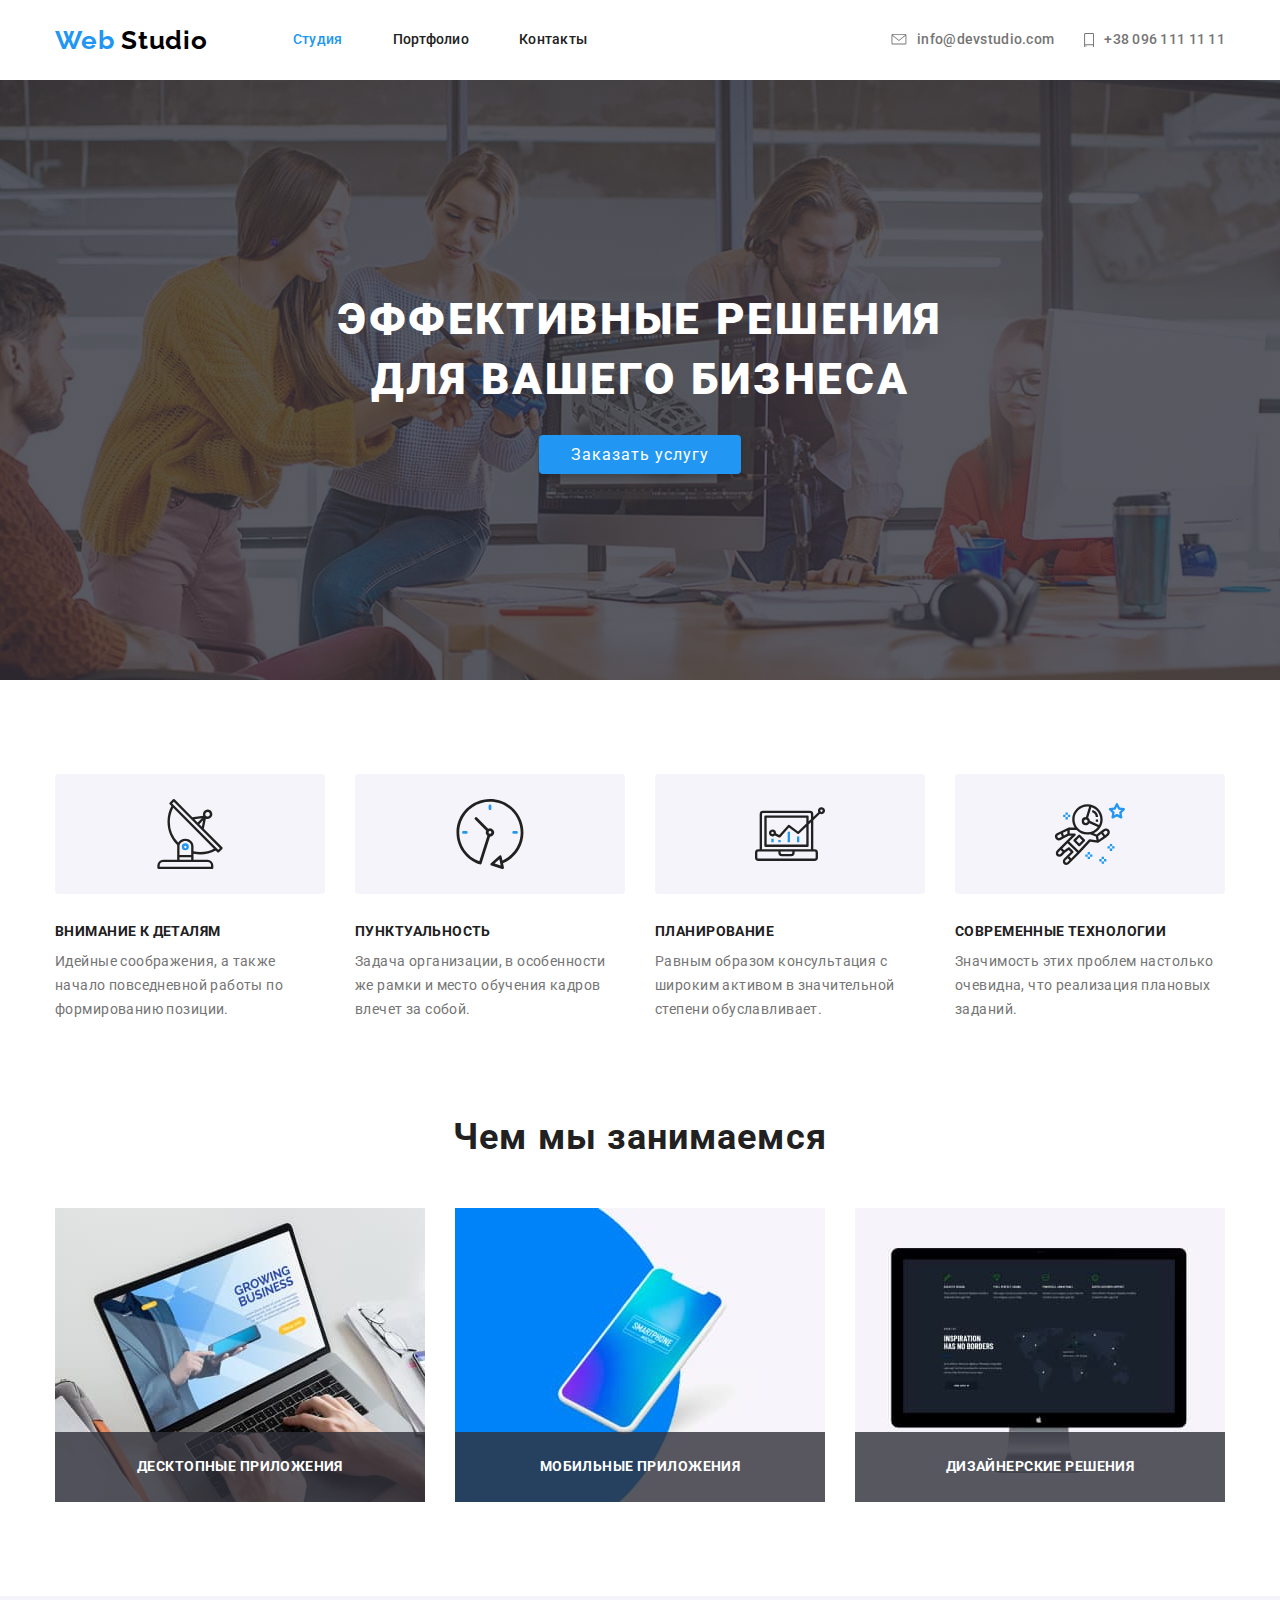
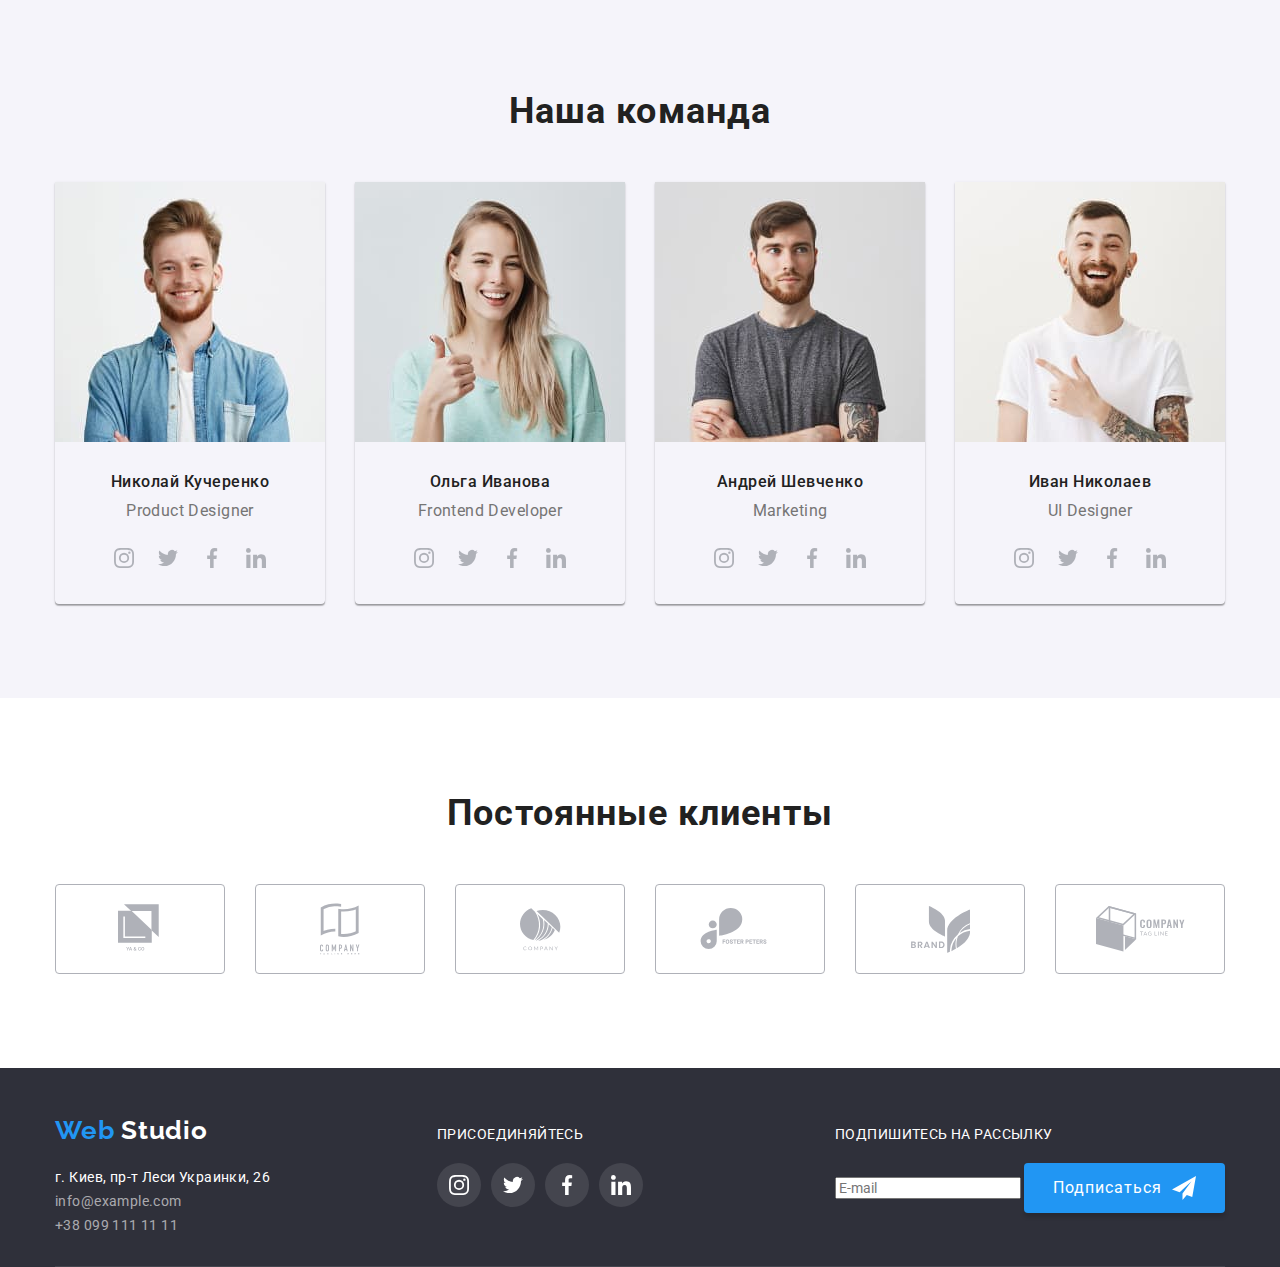
<file: index.html>
<!DOCTYPE html>
<html lang="ru">
  <head>
    <meta charset="UTF-8" />
    <meta name="viewport" content="width=device-width, initial-scale=1.0" />
    <link rel="stylesheet" href="https://cdnjs.cloudflare.com/ajax/libs/modern-normalize/0.6.0/modern-normalize.min.css">
    <!-- <link
      rel="stylesheet"
      href="https://cdnjs.cloudflare.com/ajax/libs/normalize/8.0.1/normalize.min.css"
      integrity="sha256-l85OmPOjvil/SOvVt3HnSSjzF1TUMyT9eV0c2BzEGzU="
      crossorigin="anonymous"
    /> -->
    <title>Студия</title>
    <link href="https://fonts.googleapis.com/css2?family=Raleway:wght@700&family=Roboto:wght@400;500;700&display=swap"
      rel="stylesheet" />
    <link rel="stylesheet" href="./css/main.css" />
  </head>
  
  <body>
    <!-- Шапка сайта -->
    <header>
      <div class="container nav-wrapper">
        <nav class="top-nav">
          <!-- Логотип сайта -->
          <a
            href="./index.html"
            aria-label="Логотип компании"
            class="logo"
          >
            <span>Web</span>
            <span class="logo-top">Studio</span>
          </a>
  
          <!-- Меню сайта -->
          <ul class="main-menu">
            <li class="item"><a href="./index.html" class="link current">Студия</a></li>
            <li class="item"><a href="./portfolio.html" class="link">Портфолио</a></li>
            <li class="item"><a href="#" class="link">Контакты</a></li>
          </ul>
        </nav>
  
        <!-- Контакты: телефон и почта -->
        <address class="top-address">
          <a href="mailto:info@devstudio.com" class="top-сontacts">
            <svg class="icon-envelope">
              <use href="./images/sprite.svg#envelope"></use> 
            </svg>
            info@devstudio.com
          </a>
          <a href="tel:+380961111111" class="top-сontacts">
            <svg class="icon-smartphone">
              <use href="./images/sprite.svg#smartphone"></use> 
            </svg>
            +38 096 111 11 11
          </a>
        </address>
      </div>
    </header>
    <!-- основной информационный бок страницы -->
    <main>
      <!-- Блок-герой -->
      <div class="hero">
        <section class="cta">
          <h1 class="cta-title">эффективные решения </br>для вашего бизнеса</h1>
          <a href="#" class="cta-button">Заказать услугу</a>
        </section>
      </div>

      <!-- Секция преимущества -->
      <section class="section  top-padding">
        <div class="container">
          <h2 class="section-title visually-hidden">Наши преимущества</h2>
          <ul class="section-list">
            <li class="section-item">
              <div class="icon">
                <svg class="icon-antenna">
                  <use href="./images/sprite.svg#antenna"></use> 
                </svg>
              </div>
              <h3 class="section-subtitle">Внимание к деталям</h3>
              <p class="section-text">
                Идейные соображения, а также начало повседневной работы по
                формированию позиции.
              </p>
            </li>
            <li class="section-item">
              <div class="icon">
                <svg class="icon-clock">
                  <use href="./images/sprite.svg#clock"></use>
                </svg>
              </div>
              <h3 class="section-subtitle">Пунктуальность</h3>
              <p class="section-text">
                Задача организации, в особенности же рамки и место обучения
                кадров влечет за собой.
              </p>
            </li>
            <li class="section-item">
              <div class="icon">
                <svg class="icon-diagram">
                  <use href="./images/sprite.svg#diagram"></use>
                </svg>
              </div>
              <h3 class="section-subtitle">Планирование</h3>
              <p class="section-text">
                Равным образом консультация с широким активом в значительной
                степени обуславливает.
              </p>
            </li>
            <li class="section-item">
              <div class="icon">
                <svg class="icon-astronaut">
                  <use href="./images/sprite.svg#astronaut"></use>
                </svg>
              </div>
              <h3 class="section-subtitle">Современные технологии</h3>
              <p class="section-text">
                Значимость этих проблем настолько очевидна, что реализация
                плановых заданий.
              </p>
            </li>
          </ul>
        </div>
      </section>

      <!-- Секция Чем мы занимаемся-->
      <section class="section">
        <div class="container">
          <h2 class="section-title">Чем мы занимаемся</h2>
          <ul class="section-list">
            <li class="section-item wide-card">
                <img
                  src="./images/img-decktop.jpg"
                  alt="Десктопные приложения"
                  width="370"
                  height="294"
                />
                <h3 class="section-subtitle secondary-color">Десктопные приложения</h3>
            </li>
            <li class="section-item wide-card">
                <img
                  src="./images/mobile-app.jpg"
                  alt="Мобильные приложения"
                  width="370"
                  height="294"
                />
                <h3 class="section-subtitle secondary-color">Мобильные приложения</h3>
            </li>
            <li class="section-item wide-card">
                <img
                  src="./images/design.jpg"
                  alt="Дизайнерские решения"
                  width="370"
                  height="294"
                />
                <h3 class="section-subtitle secondary-color">Дизайнерские решения</h3>
            </li>
          </ul>
        </div>
      </section>

      <!-- Секция Наша команда -->
      <section class="section for-padding">
        <div class="container for-direction">
          <h2 class="section-title">Наша команда</h2>
          <ul lang="ru-en" class="section-list">
            <li class="section-item for-shadow">
              <img
                  src="./images/John-Smith.jpg"
                  alt="фотография Николая Кучеренко"
                  width="270"
                  height="260"
                />
                <h3 class="section-subtitle team">Николай Кучеренко</h3>
                <p class="section-text team-position">Product Designer</p>
                <ul class="social-list social-align">
                  <li>
                    <a href="#" class="social instagram-link" aria-label="Instagram link">
                      <svg class="icon-social team-social">
                        <use href="./images/sprite.svg#instagram"></use> 
                      </svg>
                    </a>
                  </li>
                  <li>
                    <a href="#" class="social twitter-link" aria-label="Twitter link">
                      <svg class="icon-social team-social">
                        <use href="./images/sprite.svg#twitter"></use>
                      </svg>
                    </a>
                  </li>
                  <li>
                    <a href="#" class="social facebook-link" aria-label="Facebook link">
                      <svg class="icon-social team-social">
                        <use href="./images/sprite.svg#facebook"></use>
                      </svg>
                    </a>
                  </li>
                  <li>
                    <a href="#" class="social linkedin-link" aria-label="LinkedIn link">
                      <svg class="icon-social team-social">
                        <use href="./images/sprite.svg#linkedin"></use>
                      </svg>
                    </a>
                  </li>
                </ul>
            </li>
            <li class="section-item for-shadow">
              <img
                  src="./images/Marta-Stewart.jpg"
                  alt="фотография Ольги Ивановой"
                  width="270"
                  height="260"
                />
                <h3 class="section-subtitle team">Ольга Иванова</h3>
                <p  class="section-text team-position">Frontend Developer</p>
                <ul class="social-list social-align">
                  <li>
                    <a href="#" class="social instagram-link" aria-label="Instagram link">
                      <svg class="icon-social team-social">
                        <use href="./images/sprite.svg#instagram"></use>
                      </svg>
                    </a>
                  </li>
                  <li>
                    <a href="#" class="social twitter-link" aria-label="Twitter link">
                      <svg class="icon-social team-social">
                        <use href="./images/sprite.svg#twitter"></use>
                      </svg>
                    </a>
                  </li>
                  <li>
                    <a href="#" class="social facebook-link" aria-label="Facebook link">
                      <svg class="icon-social team-social">
                        <use href="./images/sprite.svg#facebook"></use>
                      </svg>
                    </a>
                  </li>
                  <li>
                    <a href="#" class="social linkedin-link" aria-label="LinkedIn link">
                      <svg class="icon-social team-social">
                        <use href="./images/sprite.svg#linkedin"></use>
                      </svg>
                    </a>
                  </li>
                </ul>
            </li>
            <li class="section-item for-shadow">
              <img
                src="./images/Robert-Jakis.jpg"
                alt="фотография Андрея Шевченко"
                width="270"
                height="260"
              />
              <h3 class="section-subtitle team">Андрей Шевченко</h3>
              <p  class="section-text team-position">Marketing</p>
              <ul class="social-list social-align">
                <li>
                  <a href="#" class="social instagram-link" aria-label="Instagram link">
                    <svg class="icon-social team-social">
                      <use href="./images/sprite.svg#instagram"></use>
                    </svg>
                  </a>
                </li>
                <li>
                  <a href="#" class="social twitter-link" aria-label="Twitter link">
                    <svg class="icon-social team-social">
                      <use href="./images/sprite.svg#twitter"></use>
                    </svg>
                  </a>
                </li>
                <li>
                  <a href="#" class="social facebook-link" aria-label="Facebook link">
                    <svg class="icon-social team-social">
                      <use href="./images/sprite.svg#facebook"></use>
                    </svg>
                  </a>
                </li>
                <li>
                  <a href="#" class="social linkedin-link" aria-label="LinkedIn link">
                    <svg class="icon-social team-social">
                      <use href="./images/sprite.svg#linkedin"></use>
                    </svg>
                  </a>
                </li>
              </ul>
            </li>
            <li class="section-item for-shadow">
              <img
                  src="./images/Martin-Doe.jpg"
                  alt="фотография Ивана Николаева"
                  width="270"
                  height="260"
                />
                <h3 class="section-subtitle team">Иван Николаев</h3>
                <p  class="section-text team-position">UI Designer</p>
                <ul class="social-list social-align">
                  <li>
                    <a href="#" class="social instagram-link" aria-label="Instagram link">
                      <svg class="icon-social team-social">
                        <use href="./images/sprite.svg#instagram"></use>
                      </svg>
                    </a>
                  </li>
                  <li>
                    <a href="#" class="social twitter-link" aria-label="Twitter link">
                      <svg class="icon-social team-social">
                        <use href="./images/sprite.svg#twitter"></use>
                      </svg>
                    </a>
                  </li>
                  <li>
                    <a href="#" class="social facebook-link" aria-label="Facebook link">
                      <svg class="icon-social team-social">
                        <use href="./images/sprite.svg#facebook"></use>
                      </svg>
                    </a>
                  </li>
                  <li>
                    <a href="#" class="social linkedin-link" aria-label="LinkedIn link">
                      <svg class="icon-social team-social">
                        <use href="./images/sprite.svg#linkedin"></use>
                      </svg>
                    </a>
                  </li>
                </ul>
            </li>
          </ul>
        </div>
      </section>

      <!-- Секция Постоянные клиенты -->
      <section  class="section top-padding">
        <div class="container for-direction">
          <h2 class="section-title">Постоянные клиенты</h2>
          <ul class="section-list">
            <li class="section-item">
              <a href="#" class="section-logo">
                <svg class="icon-client-first">
                  <use href="./images/sprite.svg#ya-co"></use>
                </svg>
              </a>
            </li>
            <li class="section-item">
              <a href="#" class="section-logo">
                <svg class="icon-client-second">
                  <use href="./images/sprite.svg#company-tagline-here"></use>
                </svg>
              </a>
            </li>
            <li class="section-item">
              <a href="#" class="section-logo">
                <svg class="icon-client-third">
                  <use href="./images/sprite.svg#company"></use>
                </svg>
              </a>
            <li class="section-item">
              <a href="#" class="section-logo">
                <svg class="icon-client-fourth">
                  <use href="./images/sprite.svg#foster-peters"></use>
                </svg>
              </a>
            <li class="section-item">
              <a href="#" class="section-logo">
                <svg class="icon-client-fifth">
                  <use href="./images/sprite.svg#brand"></use>
                </svg>
              </a>
            <li class="section-item">
              <a href="#" class="section-logo">
                <svg class="icon-client-sixth">
                  <use href="./images/sprite.svg#company-tag-line"></use>
                </svg>
              </a>
          </ul>
        </div>
      </section>
    </main>

    <!-- Подвал сайта -->
    <footer>
      <!-- подвал контакты -->
      <div class="container">
        <div class="footer-wrapper">
          <div class="bottom-address">
            <a
              href="./index.html"
              aria-label="Логотип компании"
              class="logo"
            >
              <span>Web</span>
              <span class="logo-bottom">Studio</span>
            </a>
            <address>
              г. Киев, пр-т Леси Украинки, 26
            </address>
            <address>
              <a href="mailto:info@example.com" class="bottom-contacts">info@example.com</a><br />
              <a href="tel:+380991111111" class="bottom-contacts">+38 099 111 11 11</a>
            </address>
          </div>
    
          <!-- подвал соцсети -->
          <div class="social-links">
            <p class="social-text">присоединяйтесь</p>
            <ul class="social-list">
              <li class="social-item">
                <a href="#" class="social social-footer" aria-label="Instagram link">
                  <svg class="icon-social">
                    <use href="./images/sprite.svg#instagram"></use>
                  </svg>
                </a>
              </li>
              <li class="social-item">
                <a href="#" class="social social-footer" aria-label="Twitter link">
                  <svg class="icon-social">
                    <use href="./images/sprite.svg#twitter"></use>
                  </svg>
                </a>
              </li>
              <li class="social-item">
                <a href="#" class="social social-footer" aria-label="Facebook link">
                  <svg class="icon-social">
                    <use href="./images/sprite.svg#facebook"></use>
                  </svg>
                </a>
              </li>
              <li class="social-item">
                <a href="#" class="social social-footer" aria-label="LinkedIn link">
                  <svg class="icon-social">
                    <use href="./images/sprite.svg#linkedin"></use>
                  </svg>
                </a>
              </li>
            </ul>
          </div>
    
          <!-- подвал форма подписки -->
          <div class="subscribe-form">
            <form action="" method="post">
              <label for="email">Подпишитесь на рассылку</label>
              <input type="email" name="email" id="email" placeholder="E-mail" />
              <button type="submit">
                Подписаться
                <span class="button-icon"></span>
              </button>
            </form>
          </div>
        </div>
      </div>
    </footer>
  </body>
</html>
</file>
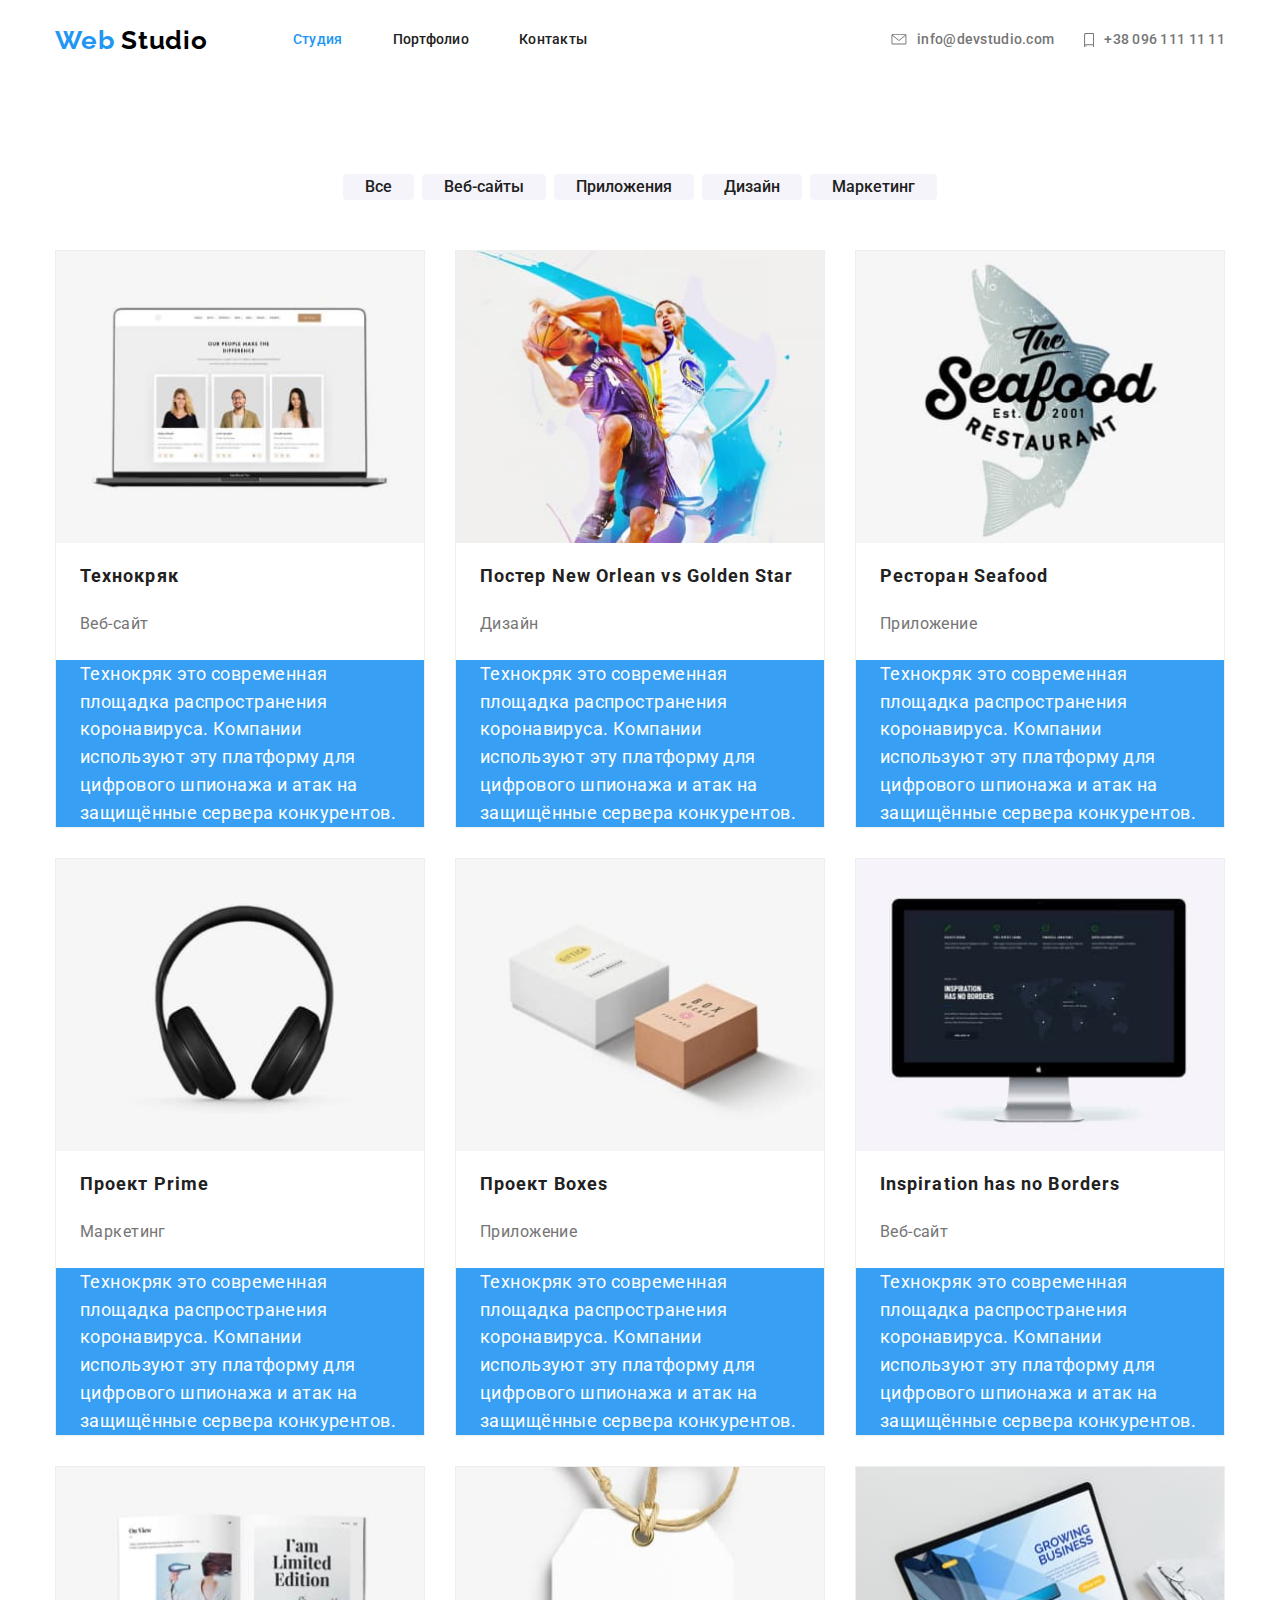
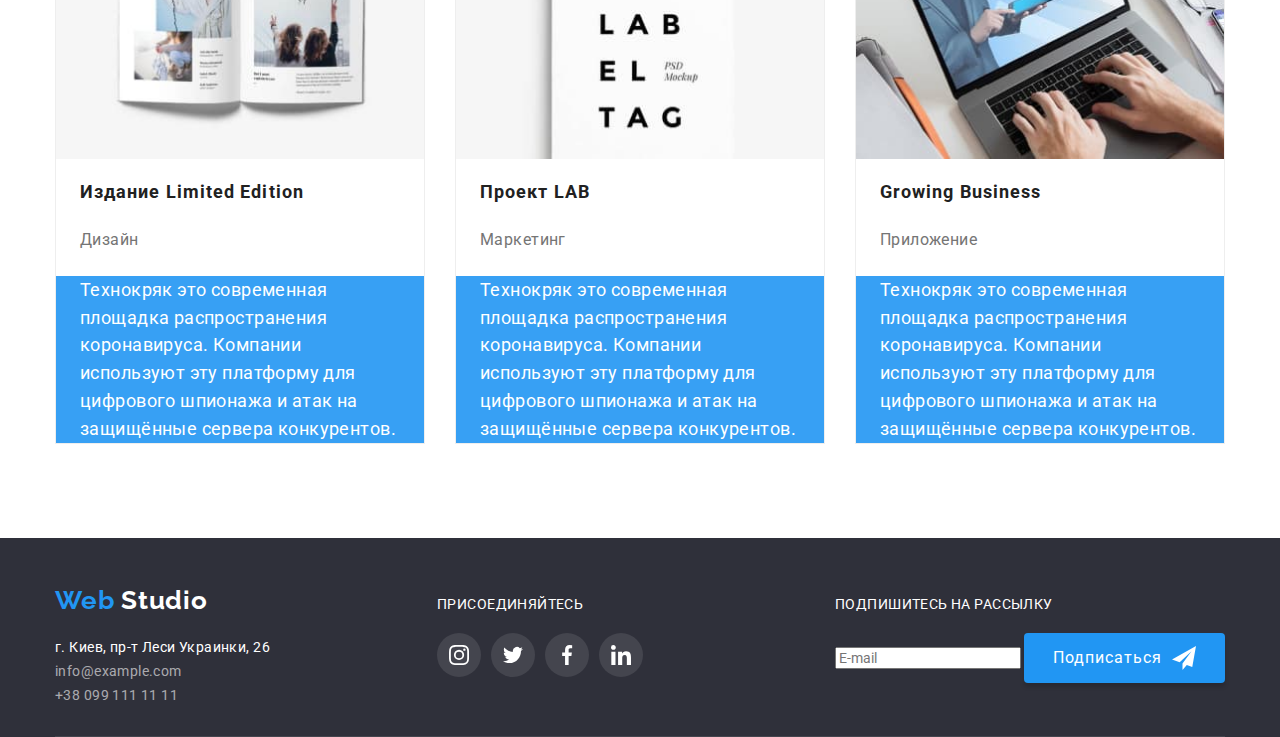
<file: portfolio.html>
<!DOCTYPE html>
<html lang="ru">
  <head>
    <meta charset="UTF-8" />
    <meta name="viewport" content="width=device-width, initial-scale=1.0" />
    <link
      rel="stylesheet"
      href="https://cdnjs.cloudflare.com/ajax/libs/modern-normalize/0.6.0/modern-normalize.min.css"
    />
    <link />
    <link
      href="https://fonts.googleapis.com/css2?family=Raleway:wght@700&family=Roboto:wght@400;500;700&display=swap"
      rel="stylesheet"
    />
    <title>Портфолио проектов</title>
    <link rel="stylesheet" href="./css/main.css" />
  </head>
  <body>
    <!-- Шапка сайта -->
    <header>
      <div class="container nav-wrapper">
        <nav class="top-nav">
          <!-- Логотип сайта -->
          <a href="./index.html" aria-label="Логотип компании" class="logo">
            <span>Web</span>
            <span class="logo-top">Studio</span>
          </a>

          <!-- Меню сайта -->
          <ul class="main-menu">
            <li class="item">
              <a href="./index.html" class="link current">Студия</a>
            </li>
            <li class="item">
              <a href="./portfolio.html" class="link">Портфолио</a>
            </li>
            <li class="item"><a href="#" class="link">Контакты</a></li>
          </ul>
        </nav>

        <!-- Контакты: телефон и почта -->
        <address class="top-address">
          <a href="mailto:info@devstudio.com" class="top-сontacts">
            <svg class="icon-envelope">
              <use href="./images/sprite.svg#envelope"></use>
            </svg>
            info@devstudio.com
          </a>
          <a href="tel:+380961111111" class="top-сontacts">
            <svg class="icon-smartphone">
              <use href="./images/sprite.svg#smartphone"></use>
            </svg>
            +38 096 111 11 11
          </a>
        </address>
      </div>
    </header>

    <!-- Основной блок Портфолио -->
    <main>
      <section class="projects">
        <div class="container">
          <h1 class="visually-hidden">Секция с примерами проектов</h1>
          <ul class="section-list filter-buttons">
            <li class="item">
              <button type="button" class="filter-button">Все</button>
            </li>
            <li class="item">
              <button type="button" class="filter-button">Веб-сайты</button>
            </li>
            <li class="item">
              <button type="button" class="filter-button">Приложения</button>
            </li>
            <li class="item">
              <button type="button" class="filter-button">Дизайн</button>
            </li>
            <li class="item">
              <button type="button" class="filter-button">Маркетинг</button>
            </li>
          </ul>
          <ul class="projects-list">
            <li class="project-card">
              <a href="#" class="project-item">
                <img
                  src="./images/techno.jpg"
                  alt="Картинка проекта Технокряк"
                />
                <div class="card-wrapper">
                  <h2 class="project-title">Технокряк</h2>
                  <p class="project-type">Веб-сайт</p>
                </div>
                <p class="project-text">
                  Технокряк это современная площадка распространения
                  коронавируса. Компании используют эту платформу для цифрового
                  шпионажа и атак на защищённые сервера конкурентов.
                </p>
              </a>
            </li>
            <li class="project-card">
              <a href="#" class="project-item">
                <img
                  src="./images/poster-new-orlean.jpg"
                  alt="Картинка проекта Нью Орлеан"
                />
                <div class="card-wrapper">
                  <h2 class="project-title">
                    Постер New Orlean vs Golden Star
                  </h2>
                  <p class="project-type">Дизайн</p>
                </div>
                <p class="project-text">
                  Технокряк это современная площадка распространения
                  коронавируса. Компании используют эту платформу для цифрового
                  шпионажа и атак на защищённые сервера конкурентов.
                </p>
              </a>
            </li>
            <li class="project-card">
              <a href="#" class="project-item">
                <img src="./images/restoraunt-seafood.jpg" alt="" />
                <div class="card-wrapper">
                  <h2 class="project-title">Ресторан Seafood</h2>
                  <p class="project-type">Приложение</p>
                </div>
                <p class="project-text">
                  Технокряк это современная площадка распространения
                  коронавируса. Компании используют эту платформу для цифрового
                  шпионажа и атак на защищённые сервера конкурентов.
                </p>
              </a>
            </li>
            <li class="project-card">
              <a href="#" class="project-item">
                <img
                  src="./images/project-prime.jpg"
                  alt="Картинка проекта Прайм"
                />
                <div class="card-wrapper">
                  <h2 class="project-title">Проект Prime</h2>
                  <p class="project-type">Маркетинг</p>
                </div>
                <p class="project-text">
                  Технокряк это современная площадка распространения
                  коронавируса. Компании используют эту платформу для цифрового
                  шпионажа и атак на защищённые сервера конкурентов.
                </p>
              </a>
            </li>
            <li class="project-card">
              <a href="#" class="project-item">
                <img
                  src="./images/project-boxes.jpg"
                  alt="Картинка проекта Боксес"
                />
                <div class="card-wrapper">
                  <h2 class="project-title">Проект Boxes</h2>
                  <p class="project-type">Приложение</p>
                </div>
                <p class="project-text">
                  Технокряк это современная площадка распространения
                  коронавируса. Компании используют эту платформу для цифрового
                  шпионажа и атак на защищённые сервера конкурентов.
                </p>
              </a>
            </li>
            <li class="project-card">
              <a href="#" class="project-item">
                <img
                  src="./images/design.jpg"
                  alt="Картинка сайта Inspiration has no Borders"
                />
                <div class="card-wrapper">
                  <h2 class="project-title">Inspiration has no Borders</h2>
                  <p class="project-type">Веб-сайт</p>
                </div>
                <p class="project-text">
                  Технокряк это современная площадка распространения
                  коронавируса. Компании используют эту платформу для цифрового
                  шпионажа и атак на защищённые сервера конкурентов.
                </p>
              </a>
            </li>
            <li class="project-card">
              <a href="#" class="project-item">
                <img
                  src="./images/limited-edition.jpg"
                  alt="Фото издания Лимитид Эдишн"
                />
                <div class="card-wrapper">
                  <h2 class="project-title">Издание Limited Edition</h2>
                  <p class="project-type">Дизайн</p>
                </div>
                <p class="project-text">
                  Технокряк это современная площадка распространения
                  коронавируса. Компании используют эту платформу для цифрового
                  шпионажа и атак на защищённые сервера конкурентов.
                </p>
              </a>
            </li>
            <li class="project-card">
              <a href="#" class="project-item">
                <img src="./images/project-lab.jpg" alt="Картинка пректа ЛАБ" />
                <div class="card-wrapper">
                  <h2 class="project-title">Проект LAB</h2>
                  <p class="project-type">Маркетинг</p>
                </div>
                <p class="project-text">
                  Технокряк это современная площадка распространения
                  коронавируса. Компании используют эту платформу для цифрового
                  шпионажа и атак на защищённые сервера конкурентов.
                </p>
              </a>
            </li>
            <li class="project-card">
              <a href="#" class="project-item">
                <img
                  src="./images/img-decktop.jpg"
                  alt="КАртинка приложения Growing Business"
                />
                <div class="card-wrapper">
                  <h2 class="project-title">Growing Business</h2>
                  <p class="project-type">Приложение</p>
                </div>
                <p class="project-text">
                  Технокряк это современная площадка распространения
                  коронавируса. Компании используют эту платформу для цифрового
                  шпионажа и атак на защищённые сервера конкурентов.
                </p>
              </a>
            </li>
          </ul>
        </div>
      </section>
    </main>

    <!-- Подвал сайта -->
    <footer>
      <!-- подвал контакты -->
      <div class="container">
        <div class="footer-wrapper">
          <div class="bottom-address">
            <a href="./index.html" aria-label="Логотип компании" class="logo">
              <span>Web</span>
              <span class="logo-bottom">Studio</span>
            </a>
            <address>
              г. Киев, пр-т Леси Украинки, 26
            </address>
            <address>
              <a href="mailto:info@example.com" class="bottom-contacts"
                >info@example.com</a
              ><br />
              <a href="tel:+380991111111" class="bottom-contacts"
                >+38 099 111 11 11</a
              >
            </address>
          </div>

          <!-- подвал соцсети -->
          <div class="social-links">
            <p class="social-text">присоединяйтесь</p>
            <ul class="social-list">
              <li class="social-item">
                <a
                  href="#"
                  class="social social-footer"
                  aria-label="Instagram link"
                >
                  <svg class="icon-social">
                    <use href="./images/sprite.svg#instagram"></use>
                  </svg>
                </a>
              </li>
              <li class="social-item">
                <a
                  href="#"
                  class="social social-footer"
                  aria-label="Twitter link"
                >
                  <svg class="icon-social">
                    <use href="./images/sprite.svg#twitter"></use>
                  </svg>
                </a>
              </li>
              <li class="social-item">
                <a
                  href="#"
                  class="social social-footer"
                  aria-label="Facebook link"
                >
                  <svg class="icon-social">
                    <use href="./images/sprite.svg#facebook"></use>
                  </svg>
                </a>
              </li>
              <li class="social-item">
                <a
                  href="#"
                  class="social social-footer"
                  aria-label="LinkedIn link"
                >
                  <svg class="icon-social">
                    <use href="./images/sprite.svg#linkedin"></use>
                  </svg>
                </a>
              </li>
            </ul>
          </div>

          <!-- подвал форма подписки -->
          <div class="subscribe-form">
            <form action="" method="post">
              <label for="email">Подпишитесь на рассылку</label>
              <input
                type="email"
                name="email"
                id="email"
                placeholder="E-mail"
              />
              <button type="submit">
                Подписаться
                <span class="button-icon"></span>
              </button>
            </form>
          </div>
        </div>
      </div>
    </footer>
  </body>
</html>
</file>
<file: css/main.css>
@import "./root.css";
@import "./header.css";
@import "./footer.css";
@import "./common.css";

/* ==========Стилизация блока герой============ */
.hero {
  text-align: center;
  background-color: rgba(47, 48, 58);
  background-image: linear-gradient(
      to right,
      rgba(47, 48, 58, 0.8),
      rgba(47, 48, 58, 0.8)
    ),
    url(../images/header-img.jpg);
  background-repeat: no-repeat;
  background-position: center;
  background-size: cover;

  height: 600px;

  display: flex;
  align-items: center;
  justify-content: center;
}

.cta {
  color: var(--title-secondary);
}

.cta-title {
  font-weight: 900;
  font-size: 44px;
  line-height: 1.36;
  letter-spacing: 0.06em;
  text-transform: uppercase;
  color: inherit;

  margin-top: 0;
  margin-bottom: 30px;
}
.cta-button {
  color: inherit;
  text-decoration: none;
  font-size: 16px;
  line-height: 1.88;
  letter-spacing: 0.06em;

  padding: 10px 32px;

  background-color: var(--akcent-color);
  box-shadow: 0px 4px 4px rgba(0, 0, 0, 0.15);
  border-radius: 4px;
  border: none;
  cursor: pointer;
}

.cta-button:hover,
.cta-button:focus {
  background-color: var(--akcent-hover-button);
  box-shadow: 0px 4px 4px rgba(0, 0, 0, 0.15);
}

.cta-button:active {
  box-shadow: inset 0px 3px 4px rgba(0, 0, 0, 0.3);
}

/*============== Стилизация блока Преимущества =============== */
.section {
  color: var(--text-color);
  padding-bottom: 94px;
}

.top-padding {
  padding-top: 94px;
}
/* 
.hidden {
  display: none;
} */

.visually-hidden {
  position: absolute;
  width: 1px;
  height: 1px;
  margin: -1px;
  border: 0;
  padding: 0;
  clip: rect(0 0 0 0);
  overflow: hidden;
}

/* .for-direction {
  flex-direction: column;
} */

.section-title {
  font-size: 36px;
  line-height: 1.17;
  text-align: center;

  margin: 0 0 50px 0;
}

.section-list {
  display: flex;
  padding-left: 0;
  margin: 0;

  list-style: none;
}
.section-item {
  width: 270px;

  display: flex;
  flex-direction: column;

  text-decoration: none;
  color: inherit;
  font-size: 14px;
}

.section-item:not(:last-child) {
  margin-right: 30px;
}
.icon {
  width: inherit;
  height: 120px;
  background-color: var(--bg-secondary-color);
  border-radius: 4px;
  display: inline-flex;
  justify-content: center;
  align-items: center;
  padding: 25px 100px;
}

.icon-antenna,
.icon-clock,
.icon-diagram,
.icon-astronaut {
  width: 70px;
  height: 70px;
  /* margin: 25px 100px; */
}

.section-subtitle {
  text-transform: uppercase;
  font-size: inherit;

  margin-top: 30px;
  margin-bottom: 10px;
}

.section-text {
  line-height: 1.71;

  margin: 0;
}

/* ======= Стилизация блока чем мы занимаемся */
.wide-card {
  width: 370px;
  position: relative;
}

.wide-card .section-subtitle {
  margin: 0;

  position: absolute;
  left: 0;
  bottom: 0;
  right: 0;
}

.secondary-color {
  color: var(--title-secondary);

  background-color: var(--bg-overlay-color);
  padding: 27px;
  text-align: center;
}

/* ============ Стилизация блока Наша команда ================ */
.for-padding {
  background-color: var(--bg-secondary-color);
  padding: 94px 0;
}
.team,
.team-position {
  font-size: 16px;
  font-weight: 500;
  line-height: 1.19;
  text-transform: capitalize;
  text-align: center;
}

.team-position {
  font-weight: 400;
  margin-bottom: 16px;
}

.for-shadow {
  box-shadow: 0px 2px 1px rgba(0, 0, 0, 0.2), 0px 1px 1px rgba(0, 0, 0, 0.14),
    0px 1px 3px rgba(0, 0, 0, 0.12);
  border-radius: 0px 0px 4px 4px;
}

.social-list {
  list-style: none;
  padding-left: 0;

  display: flex;
}

.social-align {
  justify-content: center;
  padding: 0 32px 24px 32px;
}

.social {
  text-decoration: none;

  display: inline-flex;
  justify-content: center;
  align-items: center;
  width: 44px;
  height: 44px;
}

.icon-social {
  width: 20px;
  height: 20px;
}

.team-social {
  fill: var(--svg-color);
}

.social:hover {
  background-color: var(--akcent-color);
  border-radius: 50%;
}

.social:hover .icon-social {
  fill: var(--svg-hover-color);
}

/* =========Стилизация блока Постоянные клиенты ================= */
.section-logo {
  text-decoration: none;

  display: inline-flex;
  justify-content: center;
  align-items: center;
  width: 170px;
  height: 90px;
  border: 1px solid var(--svg-color);
  border-radius: 4px;
  fill: var(--svg-color);
}

.icon-client-first {
  width: 45px;
  height: 50px;
}
.icon-client-second {
  width: 40px;
  height: 52px;
}

.icon-client-third {
  width: 41px;
  height: 43px;
}

.icon-client-fourth {
  width: 80px;
  height: 42px;
}

.icon-client-fifth {
  width: 59px;
  height: 47px;
}

.icon-client-sixth {
  width: 89px;
  height: 46px;
}
.section-logo:hover,
.section-logo:focus {
  border: 1px solid var(--akcent-color);
}

.section-logo:hover .icon-client-first,
.section-logo:focus .icon-client-first,
.section-logo:focus .icon-client-second,
.section-logo:hover .icon-client-second,
.section-logo:hover .icon-client-third,
.section-logo:focus .icon-client-third,
.section-logo:hover .icon-client-fourth,
.section-logo:focus .icon-client-fourth,
.section-logo:hover .icon-client-fifth,
.section-logo:focus .icon-client-fifth,
.section-logo:hover .icon-client-sixth,
.section-logo:focus .icon-client-sixth {
  fill: var(--akcent-color);
}

/* ================ PORTPHOLIO================== */

.projects {
  font-size: 16px;
  padding: 94px 0;
}

.section-list .item:not(:last-child) {
  margin-right: 8px;
}

.filter-buttons {
  display: flex;
  justify-content: center;
}

.filter-button {
  border: none;
  outline: none;
  --h: 26px;
  height: var(--h);
  line-height: var(--h);
  padding: 0 22px;

  background-color: var(--radiobatton-color);
  border-radius: 4px;
  font-size: 16px;
  font-weight: 500;
  color: var(--title-color);
  cursor: pointer;
}

.filter-button:hover,
.filter-button:focus {
  background-color: var(--akcent-color);
  color: var(--text-hover-color);
  box-shadow: 0px 2px 2px rgba(0, 0, 0, 0.12), 0px 1px 2px rgba(0, 0, 0, 0.08),
    0px 3px 1px rgba(0, 0, 0, 0.1);
}
.filter-button:active {
  box-shadow: inset 0px 2px 2px rgba(0, 0, 0, 0.5);
}

/* ========== Стилизация блоков с проектами =========== */
.projects-list {
  list-style: none;
  padding-left: 0;
  display: flex;
  flex-wrap: wrap;
  margin-top: 50px;
  margin-bottom: 0;

  /* background-color: red; */
}

.project-card {
  width: calc((100% - 60px) / 3);
  margin-right: 30px;
  margin-bottom: 30px;
}

.project-card:nth-child(3n) {
  margin-right: 0;
}

.project-card:nth-last-child(-n + 3) {
  margin-bottom: 0;
}

.project-item {
  display: flex;
  flex-direction: column;
  width: 370px;

  text-decoration: none;
  color: inherit;
  background: #ffffff;
  border: 1px solid #eeeeee;
  box-sizing: border-box;
}

.project-item:hover,
.project-item:focus {
  box-shadow: 1px 4px 6px rgba(0, 0, 0, 0.16), 0px 4px 4px rgba(0, 0, 0, 0.06),
    0px 1px 1px rgba(0, 0, 0, 0.12);
}

.card-wrapper {
  padding: 0 24px;
}

.project-title {
  margin-top: 20px 0 4px 0;

  font-size: 18px;
  letter-spacing: 0.06em;
  line-height: 2;
}

.project-type {
  margin: 0 0 20px 0;

  line-height: 1.9;
}

.project-text {
  margin: 0;
  padding: 0 24px;

  color: var(--text-hover-color);
  background-color: var(
    --akcent-hover-bg
  ); /* временное решение, чтобы видеть текст*/
  font-size: 18px;
  line-height: 1.55;
}
</file>
